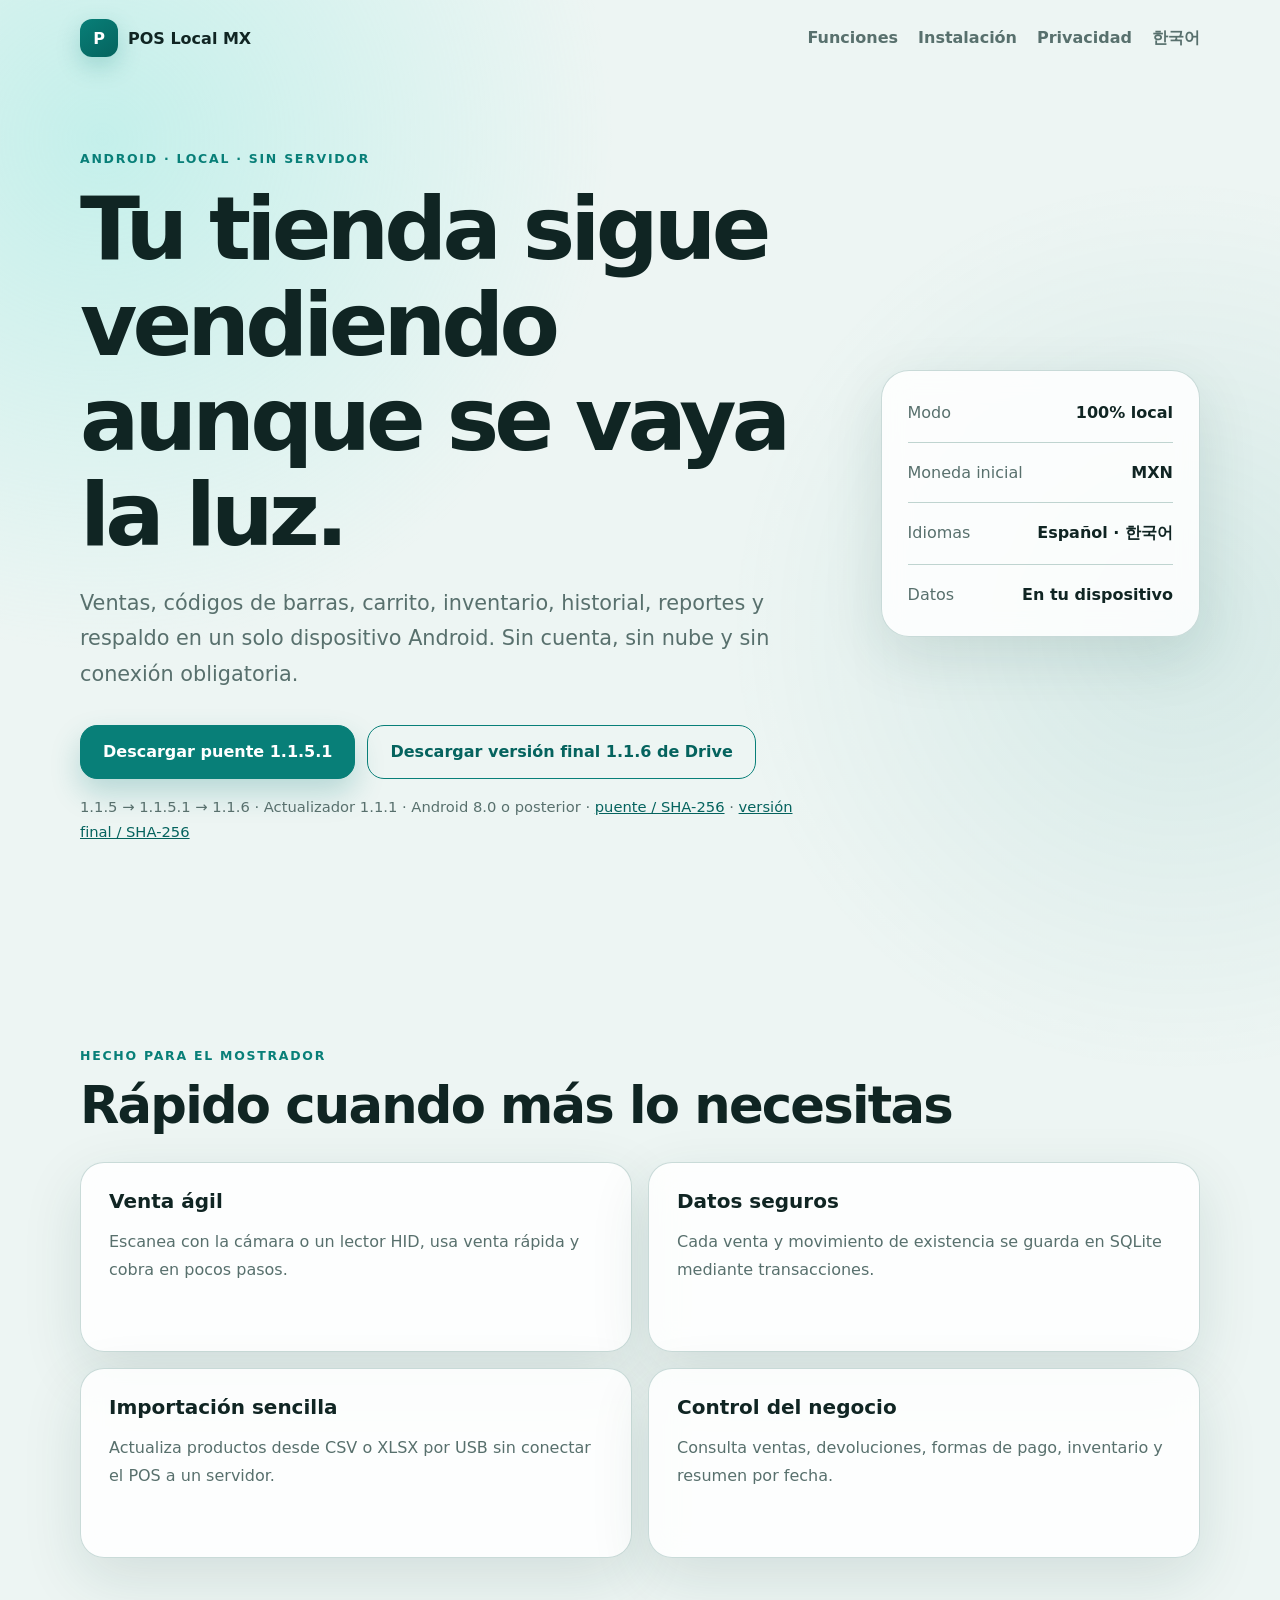
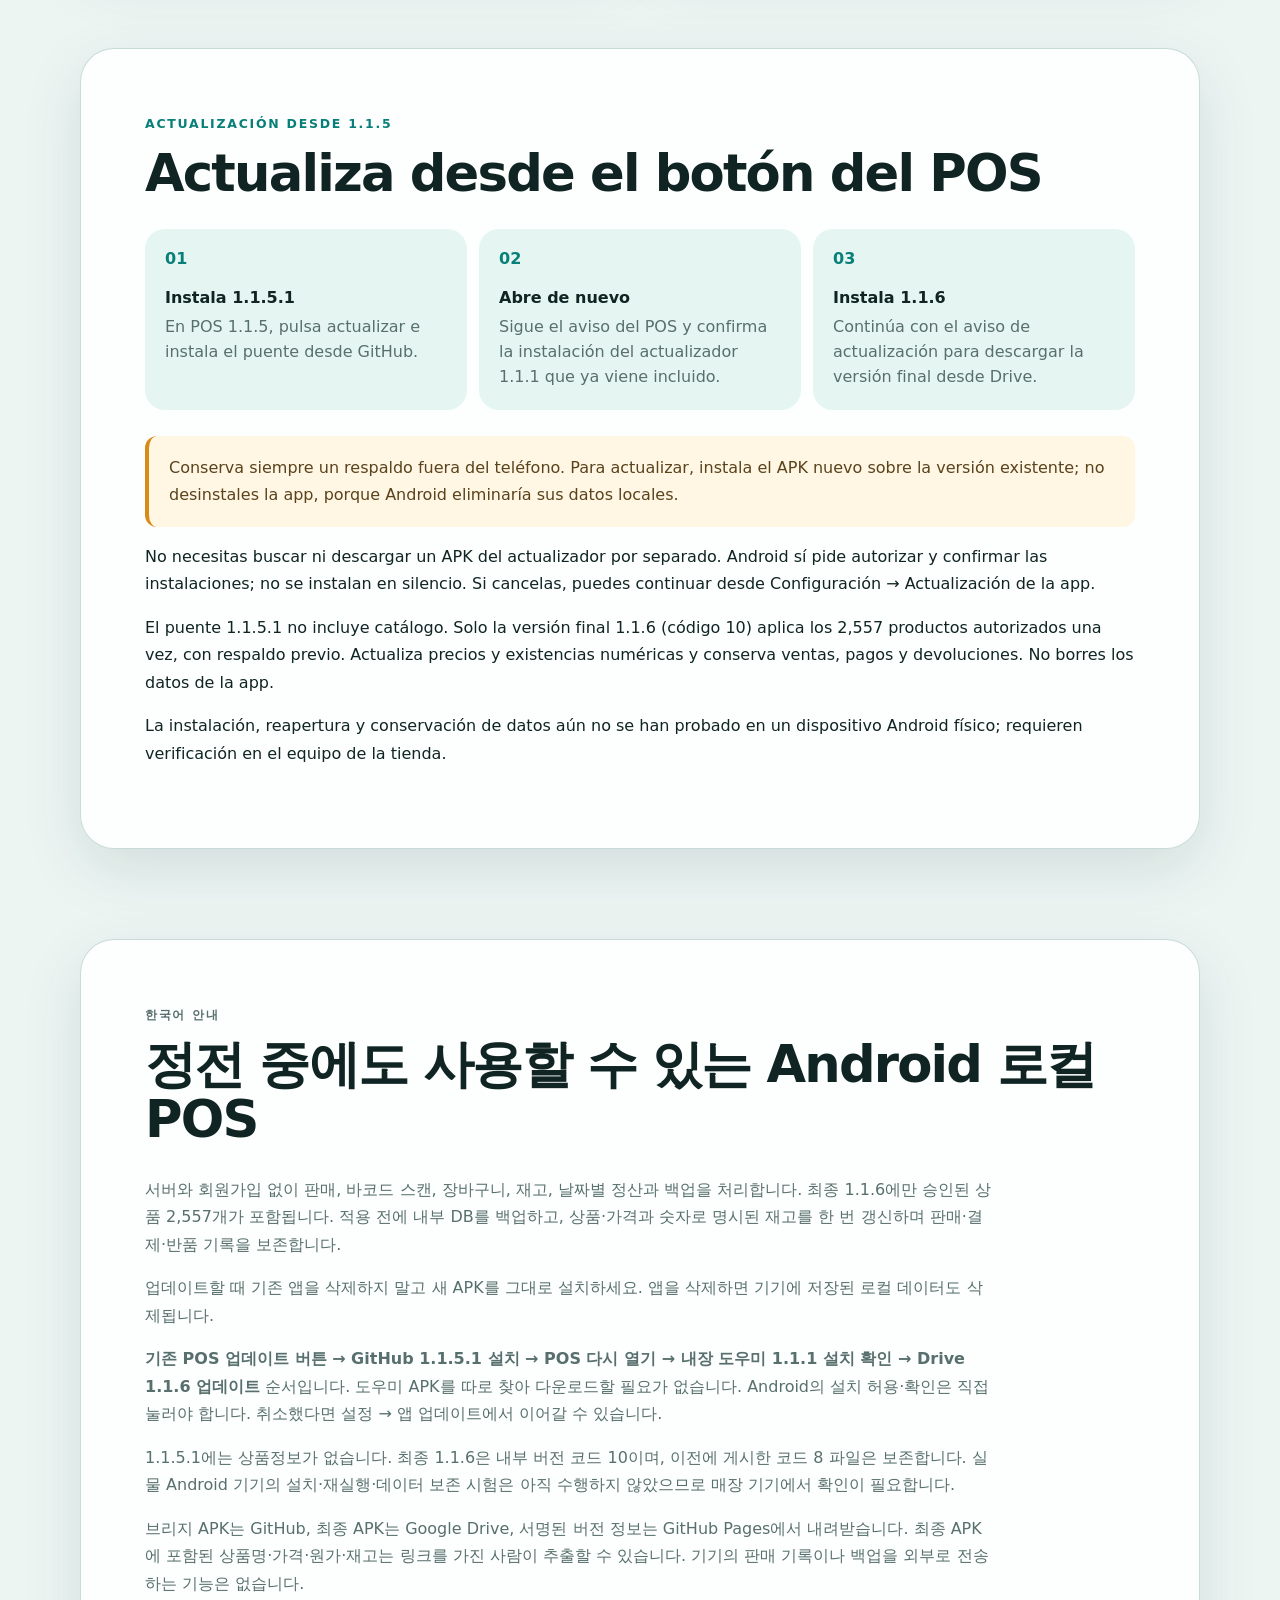
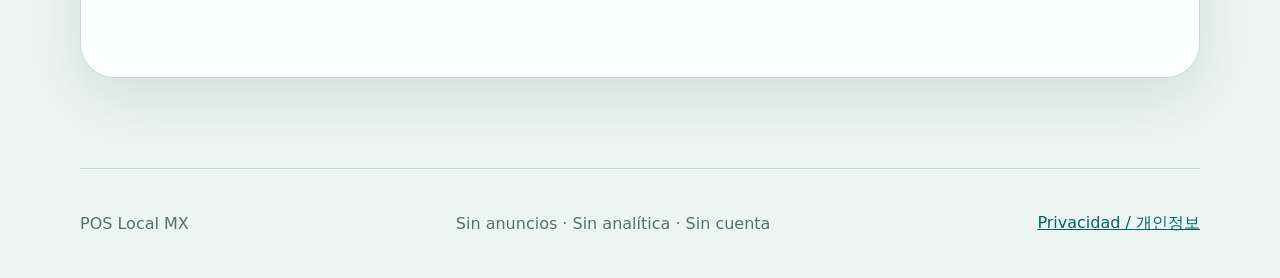
<file: docs/index.html>
<!doctype html>
<html lang="es-MX">
<head>
  <meta charset="utf-8">
  <meta name="viewport" content="width=device-width, initial-scale=1">
  <meta name="description" content="POS local para Android: ventas, inventario, reportes y respaldo sin servidor.">
  <meta name="color-scheme" content="light dark">
  <title>POS Local MX para Android</title>
  <link rel="stylesheet" href="./styles.css">
</head>
<body>
  <header class="site-header">
    <a class="brand" href="./" aria-label="POS Local MX, inicio">
      <span class="brand-mark" aria-hidden="true">P</span>
      <span>POS Local MX</span>
    </a>
    <nav aria-label="Navegación principal">
      <a href="#funciones">Funciones</a>
      <a href="#instalacion">Instalación</a>
      <a href="./privacy.html">Privacidad</a>
      <a href="#korean">한국어</a>
    </nav>
  </header>

  <main>
    <section class="hero" aria-labelledby="hero-title">
      <div class="hero-copy">
        <p class="eyebrow">ANDROID · LOCAL · SIN SERVIDOR</p>
        <h1 id="hero-title">Tu tienda sigue vendiendo aunque se vaya la luz.</h1>
        <p class="lead">
          Ventas, códigos de barras, carrito, inventario, historial, reportes y respaldo en un solo
          dispositivo Android. Sin cuenta, sin nube y sin conexión obligatoria.
        </p>
        <div class="actions">
          <a class="button primary" href="https://github.com/begace/koreanmartsaltillo/releases/download/v1.1.5.1/POS-Local-MX.apk">
            Descargar puente 1.1.5.1
          </a>
          <a class="button secondary" href="https://drive.usercontent.google.com/download?export=download&amp;id=1uIz10wlkmeZNhfyTDQyqiA43W_4c37R-&amp;confirm=t">
            Descargar versión final 1.1.6 de Drive
          </a>
        </div>
        <p class="release-note">
          1.1.5 → 1.1.5.1 → 1.1.6 · Actualizador 1.1.1 · Android 8.0 o posterior ·
          <a href="./latest.json">puente / SHA-256</a> ·
          <a href="./latest-drive.json">versión final / SHA-256</a>
        </p>
      </div>
      <aside class="status-card" aria-label="Características principales">
        <div><span>Modo</span><strong>100% local</strong></div>
        <div><span>Moneda inicial</span><strong>MXN</strong></div>
        <div><span>Idiomas</span><strong>Español · 한국어</strong></div>
        <div><span>Datos</span><strong>En tu dispositivo</strong></div>
      </aside>
    </section>

    <section id="funciones" class="section" aria-labelledby="features-title">
      <p class="eyebrow">HECHO PARA EL MOSTRADOR</p>
      <h2 id="features-title">Rápido cuando más lo necesitas</h2>
      <div class="feature-grid">
        <article><h3>Venta ágil</h3><p>Escanea con la cámara o un lector HID, usa venta rápida y cobra en pocos pasos.</p></article>
        <article><h3>Datos seguros</h3><p>Cada venta y movimiento de existencia se guarda en SQLite mediante transacciones.</p></article>
        <article><h3>Importación sencilla</h3><p>Actualiza productos desde CSV o XLSX por USB sin conectar el POS a un servidor.</p></article>
        <article><h3>Control del negocio</h3><p>Consulta ventas, devoluciones, formas de pago, inventario y resumen por fecha.</p></article>
      </div>
    </section>

    <section id="instalacion" class="section steps" aria-labelledby="install-title">
      <div><p class="eyebrow">ACTUALIZACIÓN DESDE 1.1.5</p><h2 id="install-title">Actualiza desde el botón del POS</h2></div>
      <ol>
        <li><strong>Instala 1.1.5.1</strong><span>En POS 1.1.5, pulsa actualizar e instala el puente desde GitHub.</span></li>
        <li><strong>Abre de nuevo</strong><span>Sigue el aviso del POS y confirma la instalación del actualizador 1.1.1 que ya viene incluido.</span></li>
        <li><strong>Instala 1.1.6</strong><span>Continúa con el aviso de actualización para descargar la versión final desde Drive.</span></li>
      </ol>
      <p class="warning">
        Conserva siempre un respaldo fuera del teléfono. Para actualizar, instala el APK nuevo sobre
        la versión existente; no desinstales la app, porque Android eliminaría sus datos locales.
      </p>
      <p>No necesitas buscar ni descargar un APK del actualizador por separado. Android sí pide
        autorizar y confirmar las instalaciones; no se instalan en silencio. Si cancelas, puedes
        continuar desde Configuración → Actualización de la app.</p>
      <p>El puente 1.1.5.1 no incluye catálogo. Solo la versión final 1.1.6 (código 10) aplica
        los 2,557 productos autorizados una vez, con respaldo previo. Actualiza precios y existencias
        numéricas y conserva ventas, pagos y devoluciones. No borres los datos de la app.</p>
      <p>La instalación, reapertura y conservación de datos aún no se han probado en un dispositivo
        Android físico; requieren verificación en el equipo de la tienda.</p>
    </section>

    <section id="korean" class="section korean" lang="ko" aria-labelledby="korean-title">
      <p class="eyebrow">한국어 안내</p>
      <h2 id="korean-title">정전 중에도 사용할 수 있는 Android 로컬 POS</h2>
      <p>
        서버와 회원가입 없이 판매, 바코드 스캔, 장바구니, 재고, 날짜별 정산과 백업을 처리합니다.
        최종 1.1.6에만 승인된 상품 2,557개가 포함됩니다. 적용 전에 내부 DB를 백업하고,
        상품·가격과 숫자로 명시된 재고를 한 번 갱신하며 판매·결제·반품 기록을 보존합니다.
      </p>
      <p>
        업데이트할 때 기존 앱을 삭제하지 말고 새 APK를 그대로 설치하세요. 앱을 삭제하면 기기에
        저장된 로컬 데이터도 삭제됩니다.
      </p>
      <p><strong>기존 POS 업데이트 버튼 → GitHub 1.1.5.1 설치 → POS 다시 열기 →
        내장 도우미 1.1.1 설치 확인 → Drive 1.1.6 업데이트</strong> 순서입니다.
        도우미 APK를 따로 찾아 다운로드할 필요가 없습니다. Android의 설치 허용·확인은 직접 눌러야 합니다.
        취소했다면 설정 → 앱 업데이트에서 이어갈 수 있습니다.</p>
      <p>1.1.5.1에는 상품정보가 없습니다. 최종 1.1.6은 내부 버전 코드 10이며,
        이전에 게시한 코드 8 파일은 보존합니다. 실물 Android 기기의 설치·재실행·데이터 보존 시험은
        아직 수행하지 않았으므로 매장 기기에서 확인이 필요합니다.</p>
      <p>브리지 APK는 GitHub, 최종 APK는 Google Drive, 서명된 버전 정보는 GitHub Pages에서 내려받습니다.
        최종 APK에 포함된 상품명·가격·원가·재고는 링크를 가진 사람이 추출할 수 있습니다.
        기기의 판매 기록이나 백업을 외부로 전송하는 기능은 없습니다.</p>
    </section>
  </main>

  <footer>
    <span>POS Local MX</span>
    <span>Sin anuncios · Sin analítica · Sin cuenta</span>
    <a href="./privacy.html">Privacidad / 개인정보</a>
  </footer>
</body>
</html>
</file>
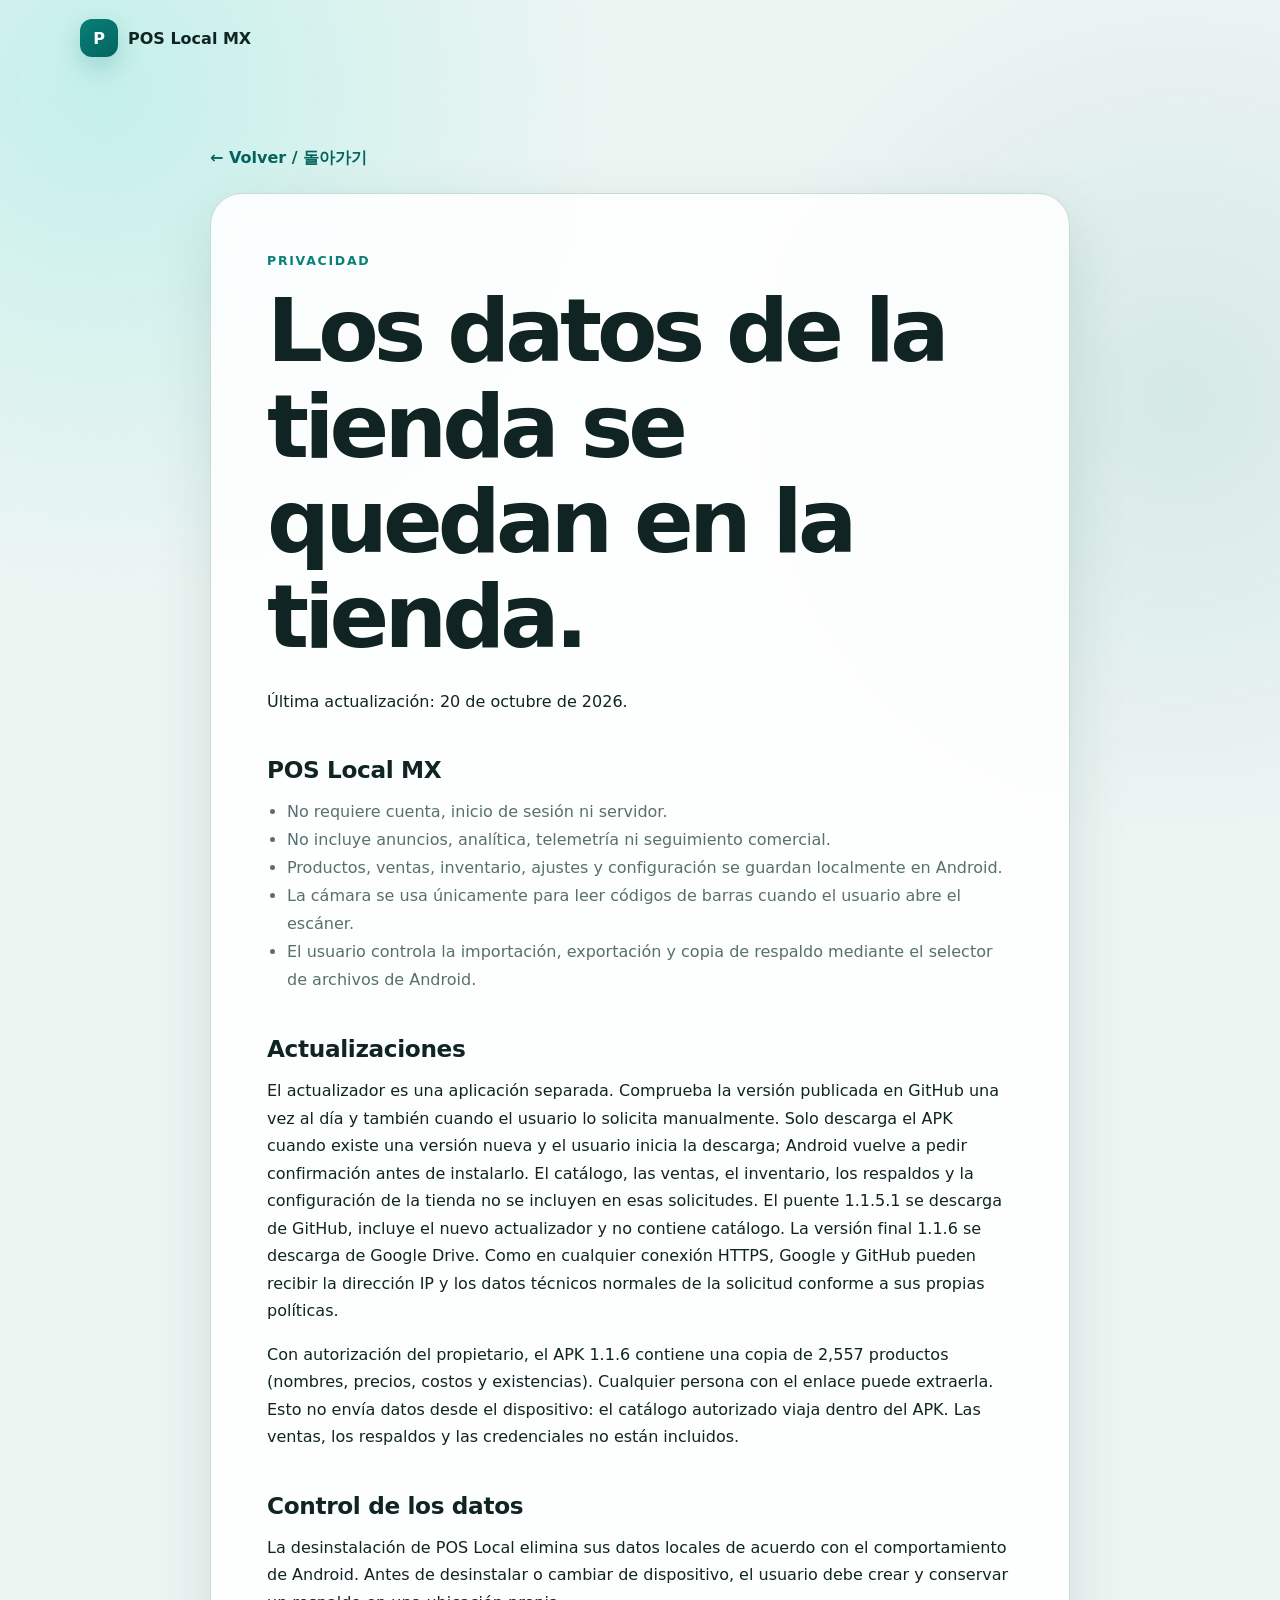
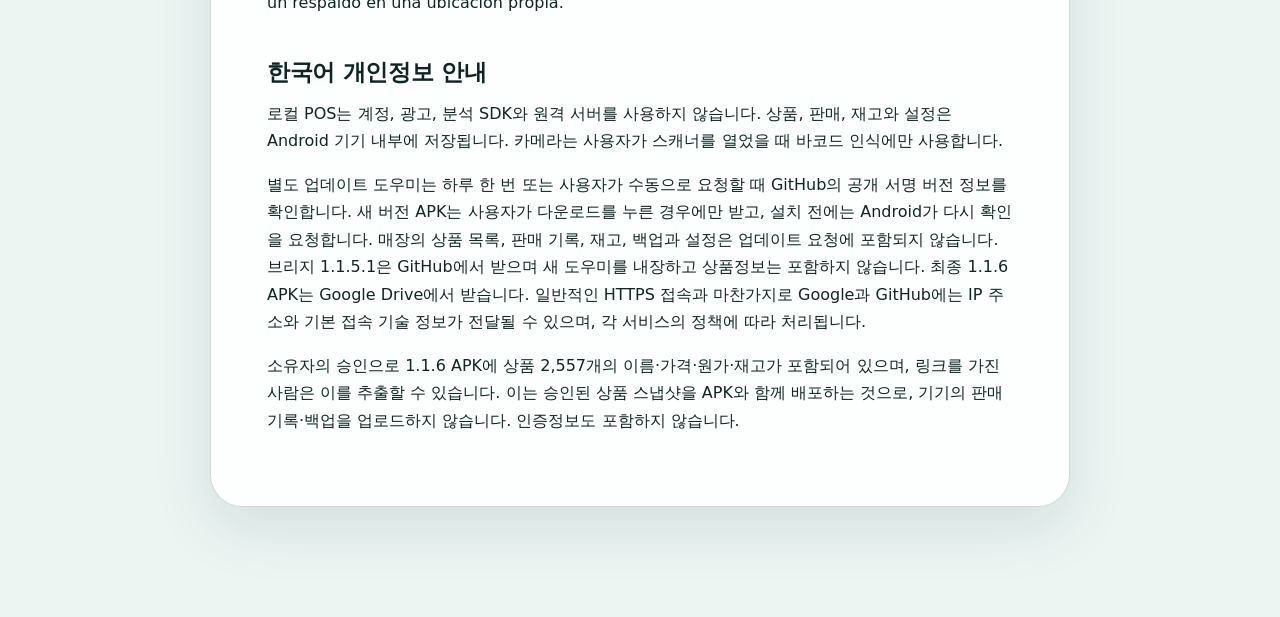
<file: docs/privacy.html>
<!doctype html>
<html lang="es-MX">
<head>
  <meta charset="utf-8">
  <meta name="viewport" content="width=device-width, initial-scale=1">
  <meta name="description" content="Privacidad de POS Local MX para Android.">
  <meta name="color-scheme" content="light dark">
  <title>Privacidad · POS Local MX</title>
  <link rel="stylesheet" href="./styles.css">
</head>
<body>
  <header class="site-header">
    <a class="brand" href="./"><span class="brand-mark" aria-hidden="true">P</span><span>POS Local MX</span></a>
  </header>

  <main class="privacy-main">
    <a class="back-link" href="./">← Volver / 돌아가기</a>
    <article class="privacy-card">
      <p class="eyebrow">PRIVACIDAD</p>
      <h1>Los datos de la tienda se quedan en la tienda.</h1>
      <p>Última actualización: 20 de octubre de 2026.</p>

      <h2>POS Local MX</h2>
      <ul>
        <li>No requiere cuenta, inicio de sesión ni servidor.</li>
        <li>No incluye anuncios, analítica, telemetría ni seguimiento comercial.</li>
        <li>Productos, ventas, inventario, ajustes y configuración se guardan localmente en Android.</li>
        <li>La cámara se usa únicamente para leer códigos de barras cuando el usuario abre el escáner.</li>
        <li>El usuario controla la importación, exportación y copia de respaldo mediante el selector de archivos de Android.</li>
      </ul>

      <h2>Actualizaciones</h2>
      <p>
        El actualizador es una aplicación separada. Comprueba la versión publicada en GitHub una
        vez al día y también cuando el usuario lo solicita manualmente. Solo descarga el APK cuando
        existe una versión nueva y el usuario inicia la descarga; Android vuelve a pedir confirmación
        antes de instalarlo. El catálogo, las ventas, el inventario, los respaldos y la configuración
        de la tienda no se incluyen en esas solicitudes. El puente 1.1.5.1 se descarga de GitHub,
        incluye el nuevo actualizador y no contiene catálogo. La versión final 1.1.6 se descarga
        de Google Drive. Como en cualquier conexión HTTPS, Google y GitHub
        pueden recibir la dirección IP y los datos técnicos normales de la
        solicitud conforme a sus propias políticas.
      </p>
      <p>Con autorización del propietario, el APK 1.1.6 contiene una copia de 2,557 productos
        (nombres, precios, costos y existencias). Cualquier persona con el enlace puede extraerla.
        Esto no envía datos desde el dispositivo: el catálogo autorizado viaja dentro del APK.
        Las ventas, los respaldos y las credenciales no están incluidos.</p>

      <h2>Control de los datos</h2>
      <p>
        La desinstalación de POS Local elimina sus datos locales de acuerdo con el comportamiento de
        Android. Antes de desinstalar o cambiar de dispositivo, el usuario debe crear y conservar un
        respaldo en una ubicación propia.
      </p>

      <section lang="ko" aria-labelledby="privacy-ko">
        <h2 id="privacy-ko">한국어 개인정보 안내</h2>
        <p>
          로컬 POS는 계정, 광고, 분석 SDK와 원격 서버를 사용하지 않습니다. 상품, 판매, 재고와 설정은
          Android 기기 내부에 저장됩니다. 카메라는 사용자가 스캐너를 열었을 때 바코드 인식에만 사용합니다.
        </p>
        <p>
          별도 업데이트 도우미는 하루 한 번 또는 사용자가 수동으로 요청할 때 GitHub의 공개 서명 버전
          정보를 확인합니다. 새 버전 APK는 사용자가 다운로드를 누른 경우에만 받고, 설치 전에는 Android가
          다시 확인을 요청합니다. 매장의 상품 목록, 판매 기록, 재고, 백업과 설정은 업데이트 요청에 포함되지
          않습니다. 브리지 1.1.5.1은 GitHub에서 받으며 새 도우미를 내장하고 상품정보는 포함하지 않습니다.
          최종 1.1.6 APK는 Google Drive에서 받습니다. 일반적인 HTTPS 접속과
          마찬가지로 Google과 GitHub에는 IP 주소와 기본 접속 기술 정보가 전달될 수 있으며,
          각 서비스의 정책에 따라 처리됩니다.
        </p>
        <p>소유자의 승인으로 1.1.6 APK에 상품 2,557개의 이름·가격·원가·재고가 포함되어 있으며,
          링크를 가진 사람은 이를 추출할 수 있습니다. 이는 승인된 상품 스냅샷을 APK와 함께
          배포하는 것으로, 기기의 판매 기록·백업을 업로드하지 않습니다. 인증정보도 포함하지 않습니다.</p>
      </section>
    </article>
  </main>
</body>
</html>
</file>
<file: docs/styles.css>
:root {
  --bg: #edf5f3;
  --surface: rgba(255, 255, 255, 0.86);
  --ink: #102523;
  --muted: #58706d;
  --line: #bfd4d0;
  --primary: #087f78;
  --primary-dark: #05635e;
  --shadow: 0 20px 60px rgba(13, 65, 61, 0.12);
  font-family: Inter, ui-sans-serif, system-ui, -apple-system, BlinkMacSystemFont, "Segoe UI", sans-serif;
  color: var(--ink);
  background: var(--bg);
}

* { box-sizing: border-box; }
html { scroll-behavior: smooth; }
body {
  margin: 0;
  min-height: 100vh;
  background:
    radial-gradient(circle at 8% 4%, rgba(140, 232, 223, 0.42), transparent 32rem),
    radial-gradient(circle at 92% 18%, rgba(39, 146, 137, 0.12), transparent 28rem),
    var(--bg);
}

a { color: var(--primary-dark); }
a:focus-visible, .button:focus-visible { outline: 3px solid #f4b942; outline-offset: 3px; }
.site-header, main, footer { width: min(1120px, calc(100% - 32px)); margin-inline: auto; }
.site-header { min-height: 76px; display: flex; align-items: center; justify-content: space-between; gap: 24px; }
.brand { display: inline-flex; align-items: center; gap: 10px; color: var(--ink); font-weight: 850; text-decoration: none; }
.brand-mark {
  width: 38px;
  height: 38px;
  display: grid;
  place-items: center;
  border-radius: 12px;
  color: white;
  background: linear-gradient(145deg, var(--primary), var(--primary-dark));
  box-shadow: 0 9px 24px rgba(8, 127, 120, 0.24);
}
nav { display: flex; flex-wrap: wrap; justify-content: flex-end; gap: 20px; }
nav a { color: var(--muted); font-weight: 650; text-decoration: none; }
nav a:hover { color: var(--primary); }

.hero {
  min-height: 650px;
  display: grid;
  grid-template-columns: minmax(0, 1.45fr) minmax(280px, 0.65fr);
  align-items: center;
  gap: clamp(32px, 7vw, 88px);
  padding: 72px 0 96px;
}
.eyebrow { margin: 0 0 12px; color: var(--primary); font-size: 0.78rem; font-weight: 850; letter-spacing: 0.14em; text-transform: uppercase; }
h1, h2, h3 { margin-top: 0; line-height: 1.08; }
h1 { max-width: 800px; margin-bottom: 24px; font-size: clamp(2.8rem, 7vw, 5.5rem); letter-spacing: -0.055em; }
h2 { margin-bottom: 28px; font-size: clamp(2rem, 4vw, 3.3rem); letter-spacing: -0.035em; }
h3 { margin-bottom: 10px; font-size: 1.25rem; }
p { line-height: 1.72; }
.lead { max-width: 710px; color: var(--muted); font-size: clamp(1.08rem, 2vw, 1.3rem); }
.actions { display: flex; flex-wrap: wrap; gap: 12px; margin-top: 32px; }
.button {
  min-height: 54px;
  display: inline-flex;
  align-items: center;
  justify-content: center;
  padding: 14px 22px;
  border: 1px solid var(--primary);
  border-radius: 17px;
  font-weight: 800;
  text-align: center;
  text-decoration: none;
  transition: transform 150ms ease, box-shadow 150ms ease, background 150ms ease;
}
.button:hover { transform: translateY(-2px); }
.button.primary { color: white; background: var(--primary); box-shadow: 0 14px 30px rgba(8, 127, 120, 0.24); }
.button.primary:hover { background: var(--primary-dark); }
.button.secondary { color: var(--primary-dark); background: transparent; }
.button.secondary:hover { background: rgba(255, 255, 255, 0.7); }
.release-note { color: var(--muted); font-size: 0.92rem; }

.status-card, .feature-grid article, .steps, .korean, .privacy-card {
  border: 1px solid rgba(135, 174, 168, 0.44);
  background: var(--surface);
  box-shadow: var(--shadow);
  backdrop-filter: blur(14px);
}
.status-card { padding: 12px 26px; border-radius: 28px; }
.status-card div { display: flex; justify-content: space-between; gap: 22px; padding: 20px 0; border-bottom: 1px solid var(--line); }
.status-card div:last-child { border-bottom: 0; }
.status-card span { color: var(--muted); }
.status-card strong { text-align: right; }

.section { padding: 90px 0; }
.feature-grid { display: grid; grid-template-columns: repeat(2, minmax(0, 1fr)); gap: 16px; }
.feature-grid article { min-height: 190px; padding: 28px; border-radius: 24px; }
.feature-grid p { margin-bottom: 0; color: var(--muted); }
.steps { padding: clamp(28px, 6vw, 64px); border-radius: 34px; }
.steps ol { list-style: none; margin: 0; padding: 0; display: grid; grid-template-columns: repeat(3, 1fr); gap: 12px; counter-reset: steps; }
.steps li { min-height: 150px; padding: 20px; border-radius: 20px; background: rgba(225, 244, 240, 0.86); counter-increment: steps; }
.steps li::before { content: "0" counter(steps); display: block; margin-bottom: 20px; color: var(--primary); font-weight: 900; }
.steps li strong, .steps li span { display: block; }
.steps li span { margin-top: 8px; color: var(--muted); line-height: 1.55; }
.warning { margin: 26px 0 0; padding: 18px 20px; border-left: 4px solid #d88b17; border-radius: 12px; background: #fff6e4; color: #5a431c; }
.korean { margin: 90px 0; padding: clamp(28px, 6vw, 64px); border-radius: 34px; }
.korean p { max-width: 850px; color: var(--muted); }
footer { min-height: 110px; display: flex; flex-wrap: wrap; align-items: center; justify-content: space-between; gap: 18px; border-top: 1px solid var(--line); color: var(--muted); }

.privacy-main { max-width: 860px; padding: 72px 0 110px; }
.privacy-card { padding: clamp(28px, 5vw, 56px); border-radius: 32px; }
.privacy-card h2 { margin-top: 42px; margin-bottom: 12px; font-size: 1.45rem; letter-spacing: -0.015em; }
.privacy-card ul { padding-left: 1.25rem; color: var(--muted); line-height: 1.75; }
.back-link { display: inline-block; margin-bottom: 24px; font-weight: 750; text-decoration: none; }

@media (max-width: 760px) {
  .site-header { padding: 18px 0; align-items: flex-start; }
  nav { gap: 11px 15px; font-size: 0.9rem; }
  .hero { min-height: auto; grid-template-columns: 1fr; padding: 60px 0 72px; }
  .status-card { order: 2; }
  .feature-grid, .steps ol { grid-template-columns: 1fr; }
  .section { padding: 64px 0; }
  .korean { margin: 64px 0; }
  footer { padding: 28px 0; align-items: flex-start; flex-direction: column; }
}
@media (max-width: 480px) {
  .site-header { display: block; }
  nav { justify-content: flex-start; margin-top: 16px; }
  h1 { font-size: 2.7rem; }
  .actions, .button { width: 100%; }
}
@media (prefers-reduced-motion: reduce) { html { scroll-behavior: auto; } .button { transition: none; } }
@media (prefers-color-scheme: dark) {
  :root {
    --bg: #0c1716;
    --surface: rgba(20, 40, 38, 0.88);
    --ink: #e7f4f1;
    --muted: #a9c1bd;
    --line: #294b47;
    --primary: #67d9cf;
    --primary-dark: #8ce8df;
    --shadow: 0 20px 60px rgba(0, 0, 0, 0.26);
  }
  .button.primary { color: #08201e; }
  .steps li { background: rgba(29, 69, 65, 0.72); }
  .warning { color: #ffe8b7; background: #4b3514; }
}
</file>
